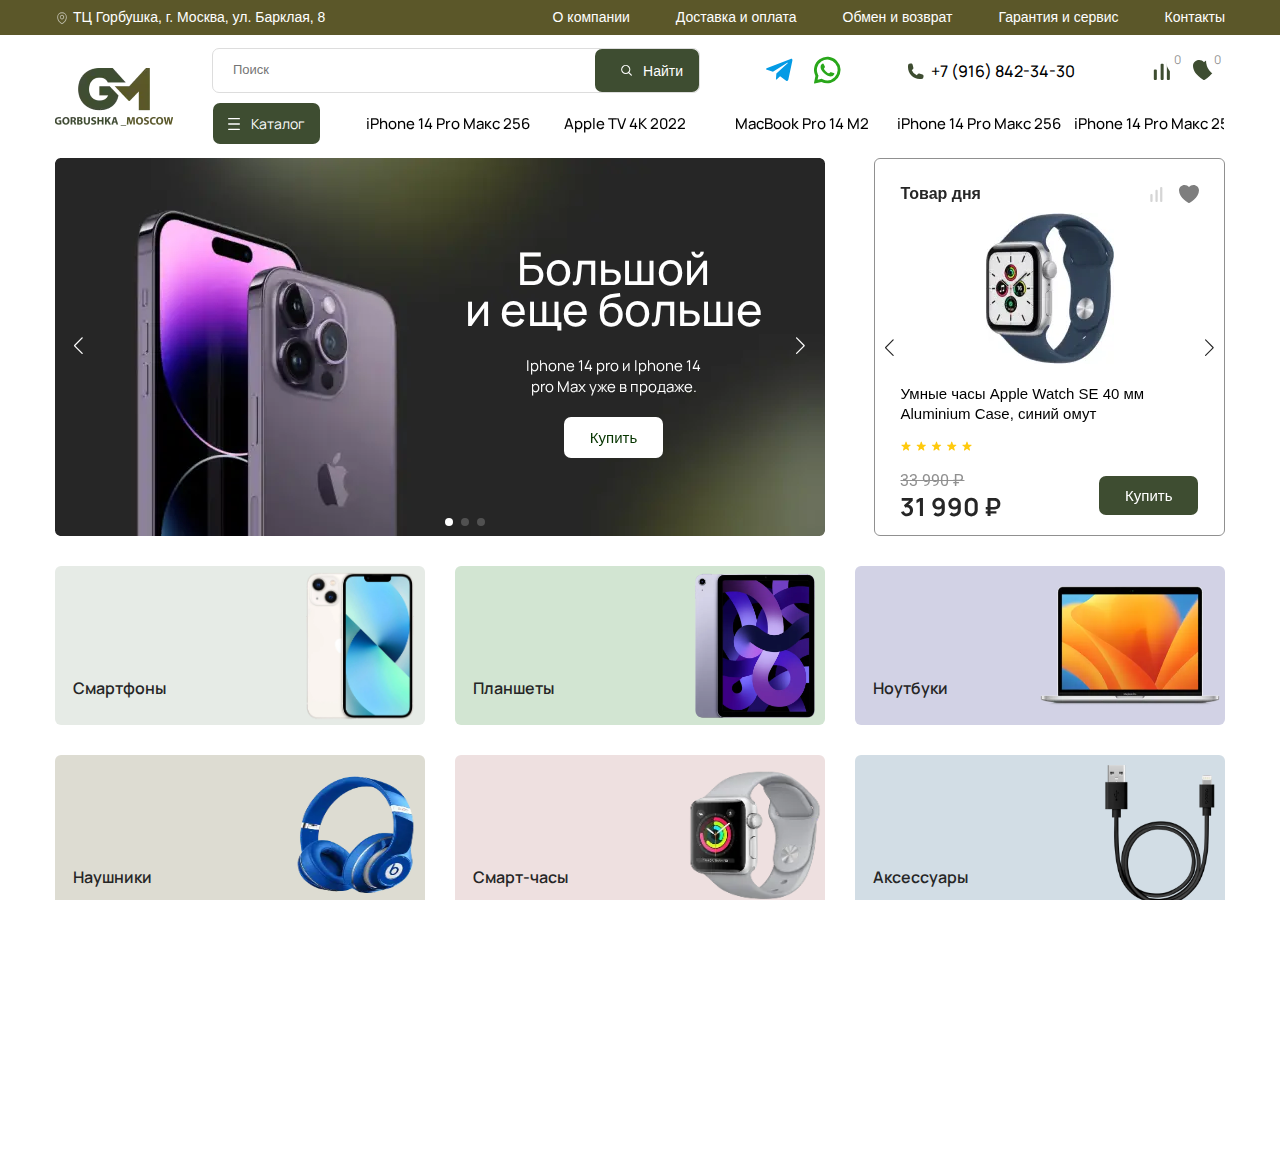
<file: index.html>
<!DOCTYPE html>
<html lang="ru">
<head>
	<meta charset="UTF-8">
	<meta http-equiv="X-UA-Compatible" content="IE=edge">
	<meta name="viewport" content="width=device-width, initial-scale=1.0">
	<link rel="preconnect" href="https://fonts.googleapis.com">
	<link rel="preconnect" href="https://fonts.gstatic.com" crossorigin>
	<link
		href="https://fonts.googleapis.com/css2?family=Manrope:wght@400;500;600;700&family=Roboto:wght@400;500&display=swap&_v=20230517101026"
		rel="stylesheet">
	<link rel="stylesheet" href="css/style.min.css?_v=20230517101026">

	<title>Главная</title>
</head>

<body>
	<header class="header">
  <section class="header__top">

    <div class="container">

      <div class="top__content">
        <div class="top__location">
          <svg class="icons__location">
            <use xlink:href="/img/icons/icons.svg#location" />
          </svg>
          ТЦ Горбушка, г. Москва, ул. Барклая, 8
        </div>
        <nav class="top__menu">
          <ul class="top__list">
            <li class="top__item"><a href="#" class="menu__link top__link">О компании</a></li>
            <li class="top__item"><a href="#" class="top__link">Доставка и оплата</a></li>
            <li class="top__item"><a href="#" class="top__link">Обмен и возврат</a></li>
            <li class="top__item"><a href="#" class="top__link">Гарантия и сервис</a></li>
            <li class="top__item"><a href="#" class="top__link">Контакты</a></li>
            <li class="top__item top__icons">
              <a href="#"><svg class="pointer">
                  <use xlink:href="./img/icons/icons.svg#tg" />
                </svg>
              </a>
              <a href="#">
                <svg class="pointer">
                  <use xlink:href="./img/icons/icons.svg#ws" />
                </svg>
              </a>
            </li>
            <li class="top__item pointer top__phone">
              <svg class="">
                <use xlink:href="./img/icons/icons.svg#phone" />
              </svg>
              <a href="tel:+7(916)8423430">+7 (916) 842-34-30</a>
            </li>
          </ul>
        </nav>
      </div>
    </div>
  </section>
  <div class="container">
    <div class="header__burger">
      <span></span>
      <span></span>
      <span></span>
    </div>
    <div class="header__inner">
      <a class="header__logo" href="#"><picture><source srcset="img/logo.webp" type="image/webp"><img src="img/logo.png" alt="logo"></picture></a>
      <div class="header__content">
        <section class="header__middle">
          <form class="middle__search" action="#">
            <input class="search__input" type="text" placeholder="Поиск">
            <button class="search__btn main-btn pointer">
              <svg class="">
                <use xlink:href="./img/icons/icons.svg#search" />
              </svg>Найти</button>
          </form>
          <div class="middle__social ">
            <a href="#"><svg class="pointer">
                <use xlink:href="./img/icons/icons.svg#tg" />
              </svg>
            </a>
            <a href="#">
              <svg class="pointer">
                <use xlink:href="./img/icons/icons.svg#ws" />
              </svg>
            </a>
          </div>
          <div class="middle__phone pointer">
            <svg class="">
              <use xlink:href="./img/icons/icons.svg#phone" />
            </svg>
            <a href="tel:+7(916)8423430">+7 (916) 842-34-30</a>
          </div>
          <div class="middle__add">
            <div class="add__comparison pointer">
              <svg class="">
                <use xlink:href="./img/icons/icons.svg#comparison" />
              </svg>
              <span class="add__number">0</span>
            </div>
            <div class="add__cart pointer">
              <svg class="">
                <use xlink:href="./img/icons/icons.svg#heart" />
              </svg>
              <span class="add__number">0</span>
            </div>
          </div>
        </section>
        <section class="header__bottom">
          <div class="bottom__btn-catalog main-btn">
            Каталог
            <svg class="">
              <use xlink:href="./img/icons/icons.svg#burger" />
            </svg>
          </div>
          <div class="bottom__slider swiper">
            <div class="slider__wrapper swiper-wrapper">
              <div class="slider__item swiper-slide"> <a href="#">iPhone 14 Pro Макс 256</a></div>
              <div class="slider__item swiper-slide"> <a href="#">Apple TV 4K 2022</a></div>
              <div class="slider__item swiper-slide"> <a href="#">MacBook Pro 14 M2</a></div>
              <div class="slider__item swiper-slide"> <a href="#">iPhone 14 Pro Макс 256</a></div>
              <div class="slider__item swiper-slide"> <a href="#">iPhone 14 Pro Макс 256</a></div>
              <div class="slider__item swiper-slide"> <a href="#">Apple TV 4K 2022</a></div>
              <div class="slider__item swiper-slide"> <a href="#">MacBook Pro 14 M2</a></div>
              <div class="slider__item swiper-slide"> <a href="#">iPhone 14 Pro Макс 256</a></div>
              <div class="slider__item swiper-slide"> <a href="#">iPhone 14 Pro Макс 256</a></div>
              <div class="slider__item swiper-slide"> <a href="#">Apple TV 4K 2022</a></div>
              <div class="slider__item swiper-slide"> <a href="#">MacBook Pro 14 M2</a></div>
              <div class="slider__item swiper-slide"> <a href="#">iPhone 14 Pro Макс 256</a></div>
            </div>
          </div>
        </section>
      </div>
    </div>
  </div>
</header>
	<div class="wrapper">
		<main class="main">
			<section class="section__title ">
  <div class="container">
    <div class="section__content">
      <div class="section__slider swiper">
        <div class="slider__wrapper inner swiper-wrapper">
          <div class="slider__slide swiper-slide">
            <picture><source srcset="img/slider-iphone.webp" type="image/webp"><img src="img/slider-iphone.png" alt="iphone"></picture>
            <div class="slider__inner">
              <h2 class="slider__title">Большой <br> и еще больше</h2>
              <p class="slider__subtitle">Iphone 14 pro и Iphone 14 <br> pro Max уже в продаже. </p>
              <button class="slider__button main-btn">Купить</button>
            </div>
          </div>
          <div class="slider__slide swiper-slide">
            <picture><source srcset="img/slider-headphones.webp" type="image/webp"><img src="img/slider-headphones.png" alt="headphones"></picture>
            <div class="slider__inner">
              <h2 class="slider__title">Насладись <br> звуком</h2>
              <p class="slider__subtitle">Apple AirPods Pro Color для <br> стильных и современных.</p>
              <button class="slider__button main-btn">Купить</button>
            </div>
          </div>
          <div class="slider__slide swiper-slide">
            <picture><source srcset="img/slider-delivery.webp" type="image/webp"><img src="img/slider-delivery.png" alt="delivery"></picture>
            <div class="slider__inner inner-end">
              <h2 class="slider__title">Бесплатная <br> экспресс-доставка</h2>
              <p class="slider__subtitle"> по Москве в течение 3 часов <br> при покупке от 10 000 рублей.</p>
              <button class="slider__button main-btn">Купить</button>
            </div>
          </div>

        </div>
        <div class="swiper-button-prev slider__arrow-prev"></div>
        <div class="swiper-button-next slider__arrow-next"></div>

        <div class="swiper-pagination slider__pagination"></div>
      </div>

      <div class="section__carousel swiper">
        <div class="carousel__wrapper swiper-wrapper">
          <div class="carousel__slide swiper-slide">
            <div class="carousel__content">
              <div class="carousel__top">
                <p class="top__title">Товар дня</p>
                <div class="top__icon">
                  <button>
                    <svg class="icon__comparison comparison">
                      <use xlink:href="/img/icons/icons.svg#comparison-card" />
                    </svg>
                  </button>
                  <button>
                    <svg class="icon__heart heart">
                      <use xlink:href="/img/icons/icons.svg#heart" />
                    </svg>
                  </button>
                </div>
              </div>
              <div class="carousel__image">
                <picture><source srcset="img/watch-se.webp" type="image/webp"><img src="img/watch-se.png" alt="wathc"></picture>
              </div>
              <p class="carousel__description">
                Умные часы Apple Watch SE 40 мм <br> Aluminium Case, синий омут
              </p>
              <div class="carousel__rating">
                <svg class="">
                  <use xlink:href="/img/icons/icons.svg#card-stars" />
                </svg>
              </div>
              <div class="carousel__bottom">
                <div class="bottom__prices">
                  <s class="prices__old-price">33 990 ₽</s>
                  <div class="prices__new-price">31 990 ₽</div>
                </div>
                <button class="bottom__button main-btn">Купить</button>
              </div>
            </div>
          </div>
          <div class="carousel__slide swiper-slide">
            <div class="carousel__content">
              <div class="carousel__top">
                <p class="top__title">Товар дня</p>
                <div class="top__icon">
                  <button>
                    <svg class="icon__comparison comparison">
                      <use xlink:href="/img/icons/icons.svg#comparison-card" />
                    </svg>
                  </button>
                  <button>
                    <svg class="icon__heart heart">
                      <use xlink:href="/img/icons/icons.svg#heart" />
                    </svg>
                  </button>
                </div>
              </div>
              <div class="carousel__image case-image">
                <picture><source srcset="img/case-card.webp" type="image/webp"><img src="img/case-card.png" alt="case"></picture>
              </div>
              <p class="carousel__description">
                Чехол силиконовый прозрачный с MagSafe для iPhone 14 Pro Max
              </p>
              <div class="carousel__rating">
                <svg class="">
                  <use xlink:href="/img/icons/icons.svg#card-stars" />
                </svg>
              </div>
              <div class="carousel__bottom">
                <div class="bottom__prices">
                  <s class="prices__old-price">999 ₽</s>
                  <div class="prices__new-price">799 ₽</div>
                </div>
                <button class="bottom__button main-btn">Купить</button>
              </div>
            </div>
          </div>
          <div class="carousel__slide swiper-slide">
            <div class="carousel__content">
              <div class="carousel__top">
                <p class="top__title">Товар дня</p>
                <div class="top__icon">
                  <button>
                    <svg class="icon__comparison comparison">
                      <use xlink:href="/img/icons/icons.svg#comparison-card" />
                    </svg>
                  </button>
                  <button>
                    <svg class="icon__heart heart">
                      <use xlink:href="/img/icons/icons.svg#heart" />
                    </svg>
                  </button>
                </div>
              </div>
              <div class="carousel__image case-image">
                <picture><source srcset="img/iphone-card.webp" type="image/webp"><img src="img/iphone-card.png" alt="iphone"></picture>
              </div>
              <p class="carousel__description">
                Смартфон Apple iPhone 12 4/128 ГБ, nano SIM+eSIM, фиолетовый
              </p>
              <div class="carousel__rating">
                <svg class="">
                  <use xlink:href="/img/icons/icons.svg#card-stars" />
                </svg>
              </div>
              <div class="carousel__bottom">
                <div class="bottom__prices">
                  <s class="prices__old-price">62 990 ₽</s>
                  <div class="prices__new-price">56 102 ₽</div>
                </div>
                <button class="bottom__button main-btn">Купить</button>
              </div>
            </div>
          </div>
          <div class="carousel__slide swiper-slide">
            <div class="carousel__content">
              <div class="carousel__top">
                <p class="top__title">Товар дня</p>
                <div class="top__icon">
                  <button>
                    <svg class="icon__comparison comparison">
                      <use xlink:href="/img/icons/icons.svg#comparison-card" />
                    </svg>
                  </button>
                  <button>
                    <svg class="icon__heart heart">
                      <use xlink:href="/img/icons/icons.svg#heart" />
                    </svg>
                  </button>
                </div>
              </div>
              <div class="carousel__image case-image">
                <picture><source srcset="img/case-card.webp" type="image/webp"><img src="img/case-card.png" alt="case"></picture>
              </div>
              <p class="carousel__description">
                Чехол силиконовый прозрачный с MagSafe для iPhone 14 Pro Max
              </p>
              <div class="carousel__rating">
                <svg class="">
                  <use xlink:href="/img/icons/icons.svg#card-stars" />
                </svg>
              </div>
              <div class="carousel__bottom">
                <div class="bottom__prices">
                  <s class="prices__old-price">999 ₽</s>
                  <div class="prices__new-price">799 ₽</div>
                </div>
                <button class="bottom__button main-btn">Купить</button>
              </div>
            </div>
          </div>
          <div class="carousel__slide swiper-slide">
            <div class="carousel__content">
              <div class="carousel__top">
                <p class="top__title">Товар дня</p>
                <div class="top__icon">
                  <button>
                    <svg class="icon__comparison comparison">
                      <use xlink:href="/img/icons/icons.svg#comparison-card" />
                    </svg>
                  </button>
                  <button>
                    <svg class="icon__heart heart">
                      <use xlink:href="/img/icons/icons.svg#heart" />
                    </svg>
                  </button>
                </div>
              </div>
              <div class="carousel__image case-image">
                <picture><source srcset="img/iphone-card.webp" type="image/webp"><img src="img/iphone-card.png" alt="iphone"></picture>
              </div>
              <p class="carousel__description">
                Смартфон Apple iPhone 12 4/128 ГБ, nano SIM+eSIM, фиолетовый
              </p>
              <div class="carousel__rating">
                <svg class="">
                  <use xlink:href="/img/icons/icons.svg#card-stars" />
                </svg>
              </div>
              <div class="carousel__bottom">
                <div class="bottom__prices">
                  <s class="prices__old-price">62 990 ₽</s>
                  <div class="prices__new-price">56 102 ₽</div>
                </div>
                <button class="bottom__button main-btn">Купить</button>
              </div>
            </div>
          </div>
          <div class="carousel__slide swiper-slide">
            <div class="carousel__content">
              <div class="carousel__top">
                <p class="top__title">Товар дня</p>
                <div class="top__icon">
                  <button>
                    <svg class="icon__comparison comparison">
                      <use xlink:href="/img/icons/icons.svg#comparison-card" />
                    </svg>
                  </button>
                  <button>
                    <svg class="icon__heart heart">
                      <use xlink:href="/img/icons/icons.svg#heart" />
                    </svg>
                  </button>
                </div>
              </div>
              <div class="carousel__image case-image">
                <picture><source srcset="img/case-card.webp" type="image/webp"><img src="img/case-card.png" alt="case"></picture>
              </div>
              <p class="carousel__description">
                Чехол силиконовый прозрачный с MagSafe для iPhone 14 Pro Max
              </p>
              <div class="carousel__rating">
                <svg class="">
                  <use xlink:href="/img/icons/icons.svg#card-stars" />
                </svg>
              </div>
              <div class="carousel__bottom">
                <div class="bottom__prices">
                  <s class="prices__old-price">999 ₽</s>
                  <div class="prices__new-price">799 ₽</div>
                </div>
                <button class="bottom__button main-btn">Купить</button>
              </div>
            </div>
          </div>
          <div class="carousel__slide swiper-slide">
            <div class="carousel__content">
              <div class="carousel__top">
                <p class="top__title">Товар дня</p>
                <div class="top__icon">
                  <button>
                    <svg class="icon__comparison comparison">
                      <use xlink:href="/img/icons/icons.svg#comparison-card" />
                    </svg>
                  </button>
                  <button>
                    <svg class="icon__heart heart">
                      <use xlink:href="/img/icons/icons.svg#heart" />
                    </svg>
                  </button>
                </div>
              </div>
              <div class="carousel__image case-image">
                <picture><source srcset="img/iphone-card.webp" type="image/webp"><img src="img/iphone-card.png" alt="iphone"></picture>
              </div>
              <p class="carousel__description">
                Смартфон Apple iPhone 12 4/128 ГБ, nano SIM+eSIM, фиолетовый
              </p>
              <div class="carousel__rating">
                <svg class="">
                  <use xlink:href="/img/icons/icons.svg#card-stars" />
                </svg>
              </div>
              <div class="carousel__bottom">
                <div class="bottom__prices">
                  <s class="prices__old-price">62 990 ₽</s>
                  <div class="prices__new-price">56 102 ₽</div>
                </div>
                <button class="bottom__button main-btn">Купить</button>
              </div>
            </div>
          </div>
        </div>
        <div class="swiper-button-prev carousel__arrow-prev"></div>
        <div class="swiper-button-next carousel__arrow-next"></div>
      </div>
    </div>
  </div>

</section>
			<section class="section__categories">
  <div class="container">
    <div class="categories__content">

      <div class="categories__card card-properties__phone">
        <a class="categories__link" href="#"></a>
        <h3 class="card__name">Смартфоны</h3>
        <div class="card__image">
          <picture><source srcset="img/iphone.webp" type="image/webp"><img src="img/iphone.png" alt="iphone"></picture>
        </div>
      </div>
      <div class="categories__card card-properties__tablet">
        <a class="categories__link" href=""></a>
        <h3 class="card__name">Планшеты</h3>
        <div class="card__image">
          <picture><source srcset="img/tablet.webp" type="image/webp"><img src="img/tablet.png" alt="tablet"></picture>
        </div>
      </div>
      <div class="categories__card card-properties__notebook">
        <a class="categories__link" href="#"></a>
        <h3 class="card__name">Ноутбуки</h3>
        <div class="card__image">
          <picture><source srcset="img/notebook.webp" type="image/webp"><img src="img/notebook.png" alt="notebook"></picture>
        </div>
      </div>
      <div class="categories__card card-properties__headphones">
        <a class="categories__link" href="#"></a>
        <h3 class="card__name">Наушники</h3>
        <div class="card__image">
          <picture><source srcset="img/headphones.webp" type="image/webp"><img src="img/headphones.png" alt="headphones"></picture>
        </div>
      </div>
      <div class="categories__card card-properties__watch">
        <a class="categories__link" href="#"></a>
        <h3 class="card__name">Смарт-часы</h3>
        <div class="card__image">
          <picture><source srcset="img/watch.webp" type="image/webp"><img src="img/watch.png" alt="watch"></picture>
        </div>
      </div>
      <div class="categories__card card-properties__accessories">
        <a class="categories__link" href="#"></a>
        <h3 class="card__name">Аксессуары</h3>
        <div class="card__image">
          <picture><source srcset="img/accessories.webp" type="image/webp"><img src="img/accessories.png" alt="accessories"></picture>
        </div>
      </div>
    </div>
  </div>
</section>
		</main>
		<footer class="footer">

  <section class="footer__top">
    <div class="container">
      <div class="footer__content">
        <div class="top__logo">
          <picture><source srcset="img/footer-logo.webp" type="image/webp"><img src="img/footer-logo.png" alt="logo"></picture>
        </div>
        <nav class="top__nav">
          <ul class="nav__list">
            <li class="nav__item"><a href="#">О компании</a></li>
            <li class="nav__item"><a href="#">Доставка и оплата</a></li>
            <li class="nav__item"><a href="#">Обмен и возврат</a></li>
          </ul>
        </nav>
        <nav class="top__nav">
          <ul class="nav__list">
            <li class="nav__item"><a href="#">Гарантия и сервис</a></li>
            <li class="nav__item"><a href="#">Контакты</a></li>
            <li class="nav__item"><a href="#">Каталог</a></li>
          </ul>
        </nav>
        <nav class="top__nav">
          <ul class="nav__list">
            <li class="nav__item nav__item-circle">ТЦ Горбушка, г.<br> Москва, ул. Барклая, 8</li>
            <li class="nav__item nav__item-circle">10:00 — 21:00 без выходных</li>
          </ul>
        </nav>
        <nav class="top__nav">
          <ul class="nav__list">
            <li class="nav__item nav__phone"><a href="tel:+7(916)8423430">
                <svg class="">
                  <use xlink:href="./img/icons/icons.svg#phone" />
                </svg>
                +7 (916) 842-34-30
              </a></li>
            <li class="nav__item"><a href="#mail">gorbushka-moscow@yandex.ru</a></li>
            <li class="nav__item">
              <div class="item__tg pointer">
                <a href="#">
                  <svg class="">
                    <use xlink:href="./img/icons/icons.svg#tg" />
                  </svg>
                </a>
              </div>
              <div class="item__ws pointer">
                <a href="#">
                  <svg class="">
                    <use xlink:href="./img/icons/icons.svg#ws" />
                  </svg>
                </a>
              </div>
            </li>
          </ul>
        </nav>
      </div>
  </section>
  <section class="footer__bottom">
    <div class="container">
      <div class="bottom__content">
        <div class="bottom__info">
          <p class="bottom__copyright">© 2023 gorbushka-moscow</p>
          <p class="bottom__policy">Политика конфиденциальности</p>
        </div>
        <div class="bottom__pr">
          <picture><source srcset="img/brands/layout-site.webp" type="image/webp"><img src="img/brands/layout-site.png" alt="layout-site"></picture>
          <p class="bottom__name">Разработка сайта <br>Студия «СТРОИМ САЙТ»</p>
        </div>
      </div>
    </div>
  </section>
  </div>
</footer>
	</div>
	<script src="js/app.min.js?_v=20230517101026"></script>
</body>

</html>
</file>
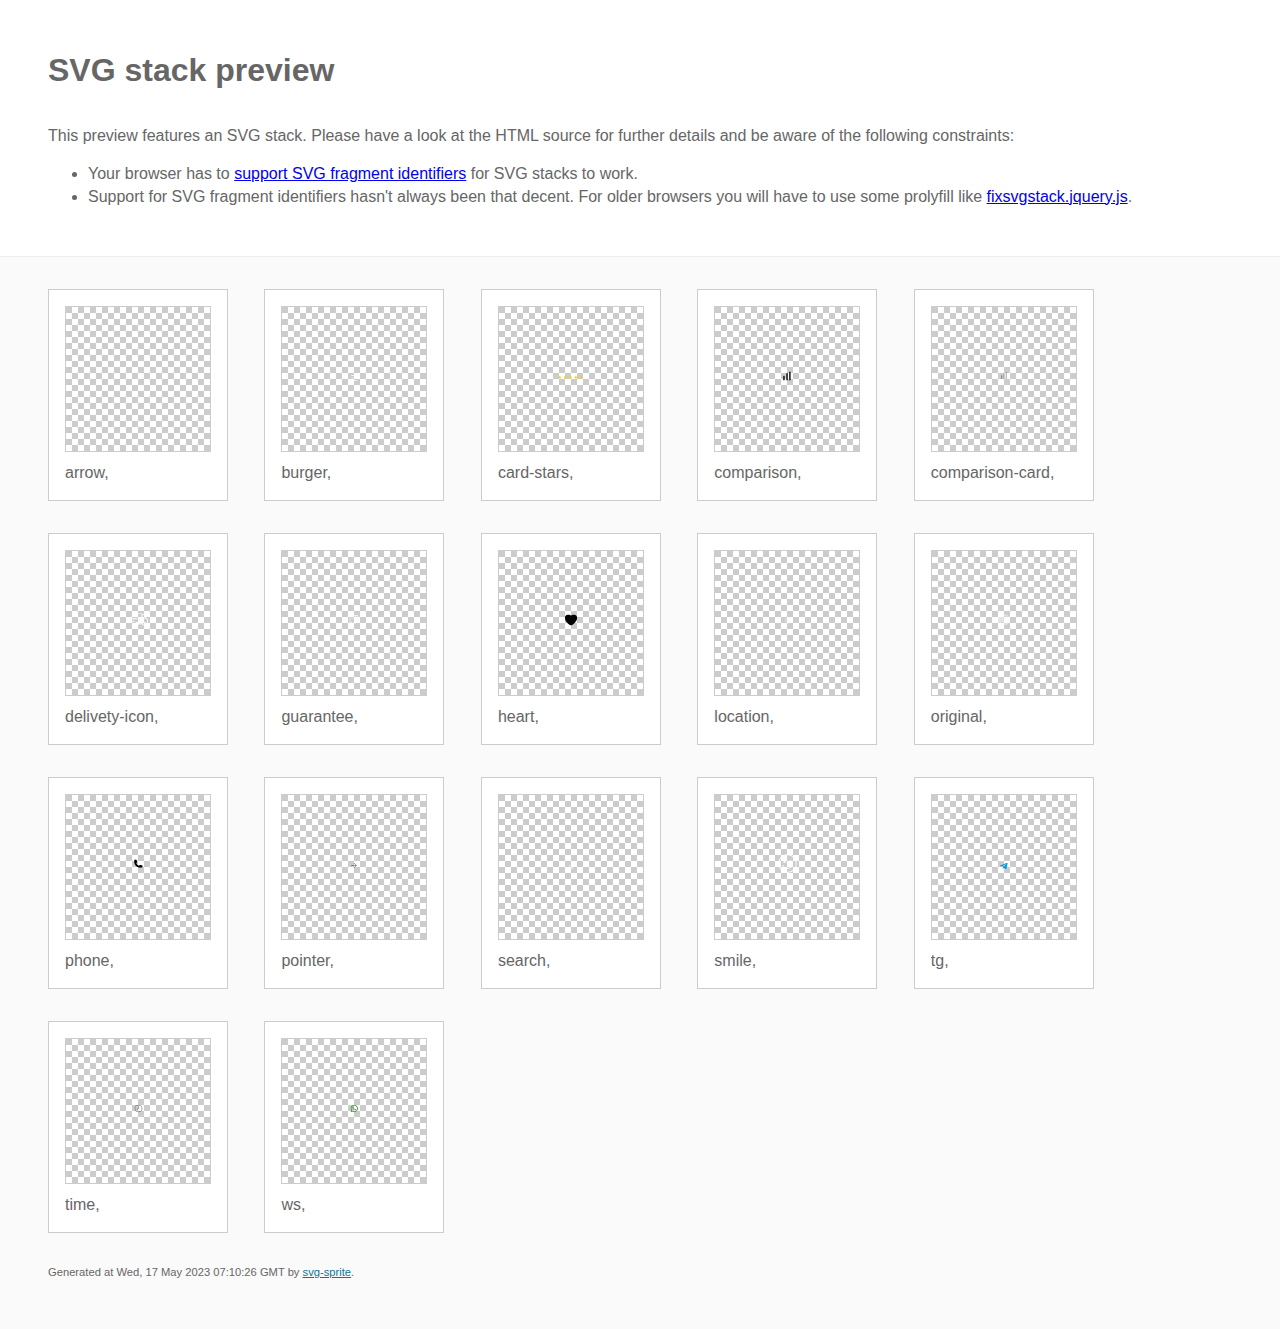
<file: img/stack/sprite.stack.html>
<!doctype html>
<html lang="en">
    <head>
        <meta charset="utf-8">
        <title>SVG stack preview | svg-sprite</title>
        <style>
            body {
                padding: 0;
                margin: 0;
                color: #666;
                background: #fafafa;
                font-family: Arial, Helvetica, sans-serif;
                font-size: 1em;
                line-height: 1.4;
            }

            header {
                display: block;
                padding: 3em 3em 2em;
                background-color: #fff;
            }

            header p {
                margin: 2em 0 0;
            }

            section {
                border-top: 1px solid #eee;
                padding: 2em 3em 0;
            }

            section ul {
                margin: 0;
                padding: 0;
            }

            section li {
                display: inline-block;
                background-color: #fff;
                position: relative;
                margin: 0 2em 2em 0;
                vertical-align: top;
                border: 1px solid #ccc;
                padding: 1em 1em 3em;
                cursor: default;
            }

            .icon-box {
                margin: 0;
                width: 144px;
                height: 144px;
                position: relative;
                background: #ccc url("data:image/svg+xml,%3Csvg xmlns='http://www.w3.org/2000/svg' width='12' height='12'%3E%3Cpath fill='%23fff' d='M6 0h6v6H6zM0 6h6v6H0z'/%3E%3C/svg%3E") top left repeat;
                border: 1px solid #ccc;
                display: table-cell;
                vertical-align: middle;
                text-align: center;
            }

            .icon {
                display: inline-block;
            }

            h1 {
                margin-top: 0;
            }

            h2 {
                margin: 0;
                padding: 0;
                font-size: 1em;
                font-weight: 400;
                white-space: nowrap;
                overflow: hidden;
                text-overflow: ellipsis;
                position: absolute;
                left: 1em;
                right: 1em;
                bottom: 1em;
            }

            footer {
                display: block;
                margin: 0;
                padding: 0 3em 3em;
            }

            footer p {
                margin: 0;
                font-size: .7em;
            }

            footer a {
                color: #0f7595;
                margin-left: 0;
            }
        </style>

<!--
Sprite shape dimensions
====================================================================================================
You will need to set the sprite shape dimensions via CSS when you use them as stack SVGs, otherwise
they would become a huge 100% in size. You may use the following dimension classes for doing so.
They might well be outsourced to an external stylesheet of course.
-->

<style>
 .svg-arrow-dims { width: 9px; height: 16px; }
 .svg-burger-dims { width: 12px; height: 12px; }
 .svg-card-stars-dims { width: 73px; height: 13px; }
 .svg-comparison-dims { width: 18px; height: 22px; }
 .svg-comparison-card-dims { width: 14px; height: 17px; }
 .svg-delivety-icon-dims { width: 25px; height: 17px; }
 .svg-guarantee-dims { width: 18px; height: 19px; }
 .svg-heart-dims { width: 22px; height: 20px; }
 .svg-location-dims { width: 14px; height: 14px; }
 .svg-original-dims { width: 23px; height: 23px; }
 .svg-phone-dims { width: 17px; height: 17px; }
 .svg-pointer-dims { width: 12px; height: 13px; }
 .svg-search-dims { width: 10px; height: 10px; }
 .svg-smile-dims { width: 37px; height: 37px; }
 .svg-tg-dims { width: 14px; height: 12px; }
 .svg-time-dims { width: 15px; height: 15px; }
 .svg-ws-dims { width: 15px; height: 15px; }
</style>

<!--
====================================================================================================
-->

    </head>
    <body>
        <header>
            <h1>SVG stack preview</h1>
            <p>This preview features an SVG stack. Please have a look at the HTML source for further details and be aware of the following constraints:</p>
            <ul>
                <li>Your browser has to <a href="https://caniuse.com/svg-fragment" target="_blank" rel="noopener noreferrer">support SVG fragment identifiers</a> for SVG stacks to work.</li>
                <li>Support for SVG fragment identifiers hasn't always been that decent. For older browsers you will have to use some prolyfill like <a href="https://github.com/preciousforever/SVG-Stacker/blob/master/fixsvgstack.jquery.js" target="_blank" rel="noopener noreferrer">fixsvgstack.jquery.js</a>.</li>
            </ul>
        </header>
        <section>

<!--
SVG stack
====================================================================================================
These SVG images make use of fragment identifiers (IDs) to reference certain portions of the
external sprite. By default, all shapes inside the sprite are hidden by CSS. The `:target` pseudo
selector is used to show the very shape that is referenced by the fragment identifier.
-->

            <ul>

             <li title="arrow">
                    <div class="icon-box">
                        <img src="../icons/icons.svg#arrow" class="svg-arrow-dims" alt="arrow">
                    </div>
                    <h2>arrow, </h2>
                </li>
             <li title="burger">
                    <div class="icon-box">
                        <img src="../icons/icons.svg#burger" class="svg-burger-dims" alt="burger">
                    </div>
                    <h2>burger, </h2>
                </li>
             <li title="card-stars">
                    <div class="icon-box">
                        <img src="../icons/icons.svg#card-stars" class="svg-card-stars-dims" alt="card-stars">
                    </div>
                    <h2>card-stars, </h2>
                </li>
             <li title="comparison">
                    <div class="icon-box">
                        <img src="../icons/icons.svg#comparison" class="svg-comparison-dims" alt="comparison">
                    </div>
                    <h2>comparison, </h2>
                </li>
             <li title="comparison-card">
                    <div class="icon-box">
                        <img src="../icons/icons.svg#comparison-card" class="svg-comparison-card-dims" alt="comparison-card">
                    </div>
                    <h2>comparison-card, </h2>
                </li>
             <li title="delivety-icon">
                    <div class="icon-box">
                        <img src="../icons/icons.svg#delivety-icon" class="svg-delivety-icon-dims" alt="delivety-icon">
                    </div>
                    <h2>delivety-icon, </h2>
                </li>
             <li title="guarantee">
                    <div class="icon-box">
                        <img src="../icons/icons.svg#guarantee" class="svg-guarantee-dims" alt="guarantee">
                    </div>
                    <h2>guarantee, </h2>
                </li>
             <li title="heart">
                    <div class="icon-box">
                        <img src="../icons/icons.svg#heart" class="svg-heart-dims" alt="heart">
                    </div>
                    <h2>heart, </h2>
                </li>
             <li title="location">
                    <div class="icon-box">
                        <img src="../icons/icons.svg#location" class="svg-location-dims" alt="location">
                    </div>
                    <h2>location, </h2>
                </li>
             <li title="original">
                    <div class="icon-box">
                        <img src="../icons/icons.svg#original" class="svg-original-dims" alt="original">
                    </div>
                    <h2>original, </h2>
                </li>
             <li title="phone">
                    <div class="icon-box">
                        <img src="../icons/icons.svg#phone" class="svg-phone-dims" alt="phone">
                    </div>
                    <h2>phone, </h2>
                </li>
             <li title="pointer">
                    <div class="icon-box">
                        <img src="../icons/icons.svg#pointer" class="svg-pointer-dims" alt="pointer">
                    </div>
                    <h2>pointer, </h2>
                </li>
             <li title="search">
                    <div class="icon-box">
                        <img src="../icons/icons.svg#search" class="svg-search-dims" alt="search">
                    </div>
                    <h2>search, </h2>
                </li>
             <li title="smile">
                    <div class="icon-box">
                        <img src="../icons/icons.svg#smile" class="svg-smile-dims" alt="smile">
                    </div>
                    <h2>smile, </h2>
                </li>
             <li title="tg">
                    <div class="icon-box">
                        <img src="../icons/icons.svg#tg" class="svg-tg-dims" alt="tg">
                    </div>
                    <h2>tg, </h2>
                </li>
             <li title="time">
                    <div class="icon-box">
                        <img src="../icons/icons.svg#time" class="svg-time-dims" alt="time">
                    </div>
                    <h2>time, </h2>
                </li>
             <li title="ws">
                    <div class="icon-box">
                        <img src="../icons/icons.svg#ws" class="svg-ws-dims" alt="ws">
                    </div>
                    <h2>ws, </h2>
                </li>
         </ul>

<!--
====================================================================================================
-->

        </section>
        <footer>
            <p>Generated at Wed, 17 May 2023 07:10:26 GMT by <a href="https://github.com/svg-sprite/svg-sprite" target="_blank" rel="noopener noreferrer">svg-sprite</a>.</p>
        </footer>
    </body>
</html>
</file>
<file: css/style.min.css>
*{margin:0;padding:0;border:0}*,:after,:before{-webkit-box-sizing:border-box;box-sizing:border-box}:active,:focus{outline:0}a:active,a:focus{outline:0}aside,footer,header,nav{display:block}button,input,textarea{-webkit-appearance:none;border-radius:0;border:none;-webkit-border-radius:0}input::-ms-clear{display:none}button{cursor:pointer}button::-moz-focus-inner{padding:0;border:0}a,a:visited{text-decoration:none;color:inherit}a:hover{text-decoration:none}ul li{list-style:none}img{vertical-align:top}h1,h2,h3,h4,h5,h6{font-size:inherit;font-weight:400}::-webkit-button{margin:0;color:#000;border:none}:-moz-button{margin:0;color:#000;border:none;opacity:1}::-moz-button{color:#000;border:none;opacity:1}:-ms-button{margin:0;border:none;color:#000}::-ms-button{margin:0;border:none;color:#000}:-webkit-input{background:0 0;border:none;border-radius:0}::-webkit-input{background:0 0;border:none;border-radius:0}::-webkit-input-placeholder{-webkit-appearance:none;background:0 0;border:none;border-radius:0}::-moz-placeholder{-webkit-appearance:none;background:0 0;border:none;border-radius:0}:-ms-input-placeholder{-webkit-appearance:none;background:0 0;border:none;border-radius:0}::-ms-input-placeholder{-webkit-appearance:none;background:0 0;border:none;border-radius:0}::placeholder{-webkit-appearance:none;background:0 0;border:none;border-radius:0}input{border:none;border-radius:0;background:0 0;margin-top:-75px}input::-ms-clear{display:none}button{cursor:pointer;background:0 0;margin:0;padding:0}button::-moz-focus-inner{padding:0;border:0}.header__burger{display:none}.header__top{background:var(--darkYellow);margin:0 0 13px 0}.header__content{width:100%}.header__inner{display:-webkit-box;display:-ms-flexbox;display:flex;-webkit-box-pack:justify;-ms-flex-pack:justify;justify-content:space-between}.header__logo{margin:20px 0 0 0}.header__middle{font-family:Manrope,sans-serif;display:-webkit-box;display:-ms-flexbox;display:flex;-webkit-box-pack:justify;-ms-flex-pack:justify;justify-content:space-between;-webkit-box-align:center;-ms-flex-align:center;align-items:center;margin:0 0 10px 0}.header__bottom{font-family:Manrope,sans-serif;display:-webkit-box;display:-ms-flexbox;display:flex;-webkit-box-align:center;-ms-flex-align:center;align-items:center}.top__content{display:-webkit-box;display:-ms-flexbox;display:flex;-webkit-box-pack:justify;-ms-flex-pack:justify;justify-content:space-between;color:var(--white);padding:10px 0}.top__location svg{width:14px;height:14px;vertical-align:middle}.top__list{display:-webkit-box;display:-ms-flexbox;display:flex}.top__item{padding:0 0 0 46px}.top__icons,.top__phone{display:none}.middle__search{border:1px solid #ddd;border-radius:7px;margin:0 0 0 39px;width:100%;max-width:488px;padding:13px 0 0 20px;position:relative}.middle__search svg{width:12px;height:12px;margin:0 11px 0 0}.middle__social{display:-webkit-box;display:-ms-flexbox;display:flex}.middle__social svg{margin:0 10px 0 10px;width:28px;height:28px}.middle__phone{display:-webkit-box;display:-ms-flexbox;display:flex;font-weight:500;font-size:16px;line-height:22px;-webkit-box-align:center;-ms-flex-align:center;align-items:center}.middle__phone svg{width:16px;height:16px;margin:0 7px 0 0;color:var(--darkGreen)}.middle__add{display:-webkit-box;display:-ms-flexbox;display:flex;position:relative;padding:0 0 0 20px}.middle__add svg{width:22px;height:20px;color:var(--darkGreen)}.search__input{font-size:13px;line-height:18px;height:45px;padding:0 105px 0 0;width:90%}.search__btn{position:absolute;top:0;right:0;font-weight:500;font-size:14px}.add__comparison span{font-family:Manrope,sans-serif;position:absolute;left:35px;top:-15px;background-color:var(--white);border-radius:50%;text-align:center;font-size:12px;line-height:14px;padding:8px;color:#919191}.add__cart svg{margin:0 10px 0 20px}.add__cart span{position:absolute;left:75px;top:-15px;background-color:var(--white);border-radius:50%;text-align:center;font-size:12px;line-height:14px;padding:8px;color:#919191}.bottom__btn-catalog{margin:0 18px 0 40px;position:relative;padding:11px 15px 11px 38px!important;display:block}.bottom__btn-catalog svg{width:12px;height:12px;position:absolute;left:15px;top:15px}.slider__wrapper{width:865px!important;margin:0 0 0 20px}.slider__item{text-align:center;-webkit-box-align:center;-ms-flex-align:center;align-items:center;font-weight:500;font-size:15px;line-height:20px}.footer__top{background-color:var(--darkYellow);color:var(--white);margin:0 0 25px 0}.footer__content{display:-webkit-box;display:-ms-flexbox;display:flex;-webkit-box-pack:justify;-ms-flex-pack:justify;justify-content:space-between}.top__logo{margin:57px 0 63px 0}.top__nav{margin:57px 0 0 0}.nav__item{padding:0 0 15px 0;display:-webkit-box;display:-ms-flexbox;display:flex}.nav__item-circle{position:relative}.nav__item-circle::before{content:"";position:absolute;top:3px;left:-15px;width:7px;height:7px;background-color:var(--white);border-radius:50%}.nav__phone svg{width:16px;height:16px;color:var(--white)}.item__tg{background-color:var(--white);border-radius:50%;width:28px;height:29px;margin:0 0 0 auto;position:relative}.item__tg svg{position:absolute;margin:0 10px 0 10px;width:15px;height:15px;top:7px;left:-4px}.item__ws{background-color:var(--white);border-radius:50%;width:28px;height:29px;margin:0 0 0 10px;position:relative}.item__ws svg{position:absolute;margin:0 10px 0 10px;width:15px;height:15px;top:6px;left:-2px}.bottom__content{display:-webkit-box;display:-ms-flexbox;display:flex;-webkit-box-pack:justify;-ms-flex-pack:justify;justify-content:space-between}.bottom__info{display:-webkit-box;display:-ms-flexbox;display:flex;-webkit-box-align:center;-ms-flex-align:center;align-items:center}.bottom__copyright{margin:0 42px 0 0}.bottom__pr{display:-webkit-box;display:-ms-flexbox;display:flex;-webkit-box-align:center;-ms-flex-align:center;align-items:center}.bottom__pr img{width:32px;height:34px}.bottom__name{margin:0 0 0 10px}.section__title{margin:14px 0 0 0}.section__content{display:-webkit-box;display:-ms-flexbox;display:flex}.section__slider{font-family:Manrope,sans-serif;margin:0 auto 0 0!important;position:relative;color:var(--white)}.section__carousel{width:370px!important}.slider__inner{margin:0}.slider__inner{position:absolute;top:0;left:50%;text-align:center}.slider__title{font-weight:500;font-size:45px;line-height:41px;margin:90px 0 0 0}.slider__subtitle{font-weight:400;font-size:15px;line-height:21px;margin:25px 0 0 0}.slider__button{margin:20px 0 0 0;padding:11px 26px!important;background-color:var(--white)!important;color:var(--forestGreen)!important;font-weight:500;font-size:15px;line-height:21px}.slider__arrow-prev{left:20px!important;width:7px!important;height:14px!important;color:var(--white)!important}.slider__arrow-next{right:70px!important;width:7px!important;height:14px!important;color:var(--white)!important}.swiper-pagination-bullet{background-color:var(--white)!important}.swiper-pagination-bullet-active{background-color:var(--white)!important}.carousel__slide{border:1px solid var(--grey);border-radius:6px}.carousel__top{display:-webkit-box;display:-ms-flexbox;display:flex;-webkit-box-pack:justify;-ms-flex-pack:justify;justify-content:space-between;padding:25px 25px 0 25px}.carousel__image{text-align:center;margin:6px 0 0 0}.carousel__description{font-weight:500;font-size:15px;line-height:20px;padding:20px 25px 0}.carousel__rating svg{width:73px;height:20px;margin:13px 0 0 25px}.carousel__bottom{margin:12px 0 0 25px;display:-webkit-box;display:-ms-flexbox;display:flex;-webkit-box-pack:justify;-ms-flex-pack:justify;justify-content:space-between}.carousel__arrow-prev{color:var(--cardDarkColor)!important}.carousel__arrow-next{color:var(--cardDarkColor)!important}.top__icon{display:-webkit-box;display:-ms-flexbox;display:flex}.top__title{font-weight:600;font-size:16px;line-height:19px;color:var(--cardDarkColor)}.bottom__prices{font-family:Roboto;font-weight:400;font-size:16px;line-height:19px}.bottom__button{margin:5px 26px 0 0;padding:9px 26px!important;font-weight:500;font-size:15px;line-height:21px;color:var(--grey);height:39px}.inner{margin:0}.icon__comparison{width:15px;height:15px}.icon__heart{width:20px;height:20px;margin:0 0 0 15px}.prices__old-price{color:var(--grey)}.prices__new-price{font-family:Manrope;font-weight:700;font-size:25px;line-height:34px;color:var(--cardDarkColor)}.section__categories{margin:30px 0 0 0}.categories__content{display:-ms-grid;display:grid;-ms-grid-columns:(1fr)[3];grid-template-columns:repeat(3,1fr);-ms-grid-rows:(159px)[2];grid-template-rows:repeat(2,159px);grid-column-gap:30px;grid-row-gap:30px}.categories__card{border-radius:6px;-webkit-box-pack:justify;-ms-flex-pack:justify;justify-content:space-between;display:-webkit-box;display:-ms-flexbox;display:flex;-webkit-box-align:end;-ms-flex-align:end;align-items:flex-end;position:relative;-webkit-box-align:center;-ms-flex-align:center;align-items:center}.categories__link{position:absolute;top:0;left:0;bottom:0;right:0;cursor:pointer}.card__name{font-family:Manrope,sans-serif;font-weight:600;font-size:16px;line-height:15px;color:var(--cardDarkColor);margin:85px 0 0 18px}.card__image{margin:0 10px 0 0}.card-properties__phone{background-color:#e6ebe6}.card-properties__phone img{width:150px;height:150px;margin:0 -20px 0 0}.card-properties__tablet{background-color:#d2e5d2}.card-properties__tablet img{width:120px;height:150px}.card-properties__notebook{background-color:#d2d2e5}.card-properties__notebook img{width:180px;height:120px;margin:0 -5px 0 0}.card-properties__headphones{background-color:#dddcd2}.card-properties__headphones img{width:120px;height:120px}.card-properties__watch{background-color:#eee0e0}.card-properties__watch img{width:140px;height:150px;margin:0 -10px 0 0}.card-properties__accessories{background-color:#d2dde5}.card-properties__accessories img{width:110px;height:140px}:root{--black:#000000;--white:#FFFFFF;--darkYellow:#5B5729;--darkGreen:#3E4D31;--forestGreen:#063500;--cardDarkColor:#262626;--grey:#909090;--lightGrey:#7E7E7E;--swiper-navigation-size:17px!important}.pointer{cursor:pointer}.main-btn{background-color:var(--darkGreen);line-height:19px;padding:13px 16px 11px 25px;color:var(--white);border-radius:7px;cursor:pointer}.comparison{color:var(--lightGrey)}.comparison.click{color:var(--forestGreen)}.heart{color:var(--lightGrey)}.heart.click{color:var(--forestGreen)}.inner-end{-webkit-transform:translateX(-25%);-ms-transform:translateX(-25%);transform:translateX(-25%);width:500px}.case-image{height:150px}@font-face{font-family:swiper-icons;src:url("data:application/font-woff;charset=utf-8;base64, [base64]//wADZ2x5ZgAAAywAAADMAAAD2MHtryVoZWFkAAABbAAAADAAAAA2E2+eoWhoZWEAAAGcAAAAHwAAACQC9gDzaG10eAAAAigAAAAZAAAArgJkABFsb2NhAAAC0AAAAFoAAABaFQAUGG1heHAAAAG8AAAAHwAAACAAcABAbmFtZQAAA/gAAAE5AAACXvFdBwlwb3N0AAAFNAAAAGIAAACE5s74hXjaY2BkYGAAYpf5Hu/j+W2+MnAzMYDAzaX6QjD6/4//Bxj5GA8AuRwMYGkAPywL13jaY2BkYGA88P8Agx4j+/8fQDYfA1AEBWgDAIB2BOoAeNpjYGRgYNBh4GdgYgABEMnIABJzYNADCQAACWgAsQB42mNgYfzCOIGBlYGB0YcxjYGBwR1Kf2WQZGhhYGBiYGVmgAFGBiQQkOaawtDAoMBQxXjg/wEGPcYDDA4wNUA2CCgwsAAAO4EL6gAAeNpj2M0gyAACqxgGNWBkZ2D4/wMA+xkDdgAAAHjaY2BgYGaAYBkGRgYQiAHyGMF8FgYHIM3DwMHABGQrMOgyWDLEM1T9/w8UBfEMgLzE////P/5//f/V/xv+r4eaAAeMbAxwIUYmIMHEgKYAYjUcsDAwsLKxc3BycfPw8jEQA/[base64]/uznmfPFBNODM2K7MTQ45YEAZqGP81AmGGcF3iPqOop0r1SPTaTbVkfUe4HXj97wYE+yNwWYxwWu4v1ugWHgo3S1XdZEVqWM7ET0cfnLGxWfkgR42o2PvWrDMBSFj/IHLaF0zKjRgdiVMwScNRAoWUoH78Y2icB/yIY09An6AH2Bdu/UB+yxopYshQiEvnvu0dURgDt8QeC8PDw7Fpji3fEA4z/PEJ6YOB5hKh4dj3EvXhxPqH/SKUY3rJ7srZ4FZnh1PMAtPhwP6fl2PMJMPDgeQ4rY8YT6Gzao0eAEA409DuggmTnFnOcSCiEiLMgxCiTI6Cq5DZUd3Qmp10vO0LaLTd2cjN4fOumlc7lUYbSQcZFkutRG7g6JKZKy0RmdLY680CDnEJ+UMkpFFe1RN7nxdVpXrC4aTtnaurOnYercZg2YVmLN/d/gczfEimrE/fs/bOuq29Zmn8tloORaXgZgGa78yO9/cnXm2BpaGvq25Dv9S4E9+5SIc9PqupJKhYFSSl47+Qcr1mYNAAAAeNptw0cKwkAAAMDZJA8Q7OUJvkLsPfZ6zFVERPy8qHh2YER+3i/BP83vIBLLySsoKimrqKqpa2hp6+jq6RsYGhmbmJqZSy0sraxtbO3sHRydnEMU4uR6yx7JJXveP7WrDycAAAAAAAH//wACeNpjYGRgYOABYhkgZgJCZgZNBkYGLQZtIJsFLMYAAAw3ALgAeNolizEKgDAQBCchRbC2sFER0YD6qVQiBCv/H9ezGI6Z5XBAw8CBK/m5iQQVauVbXLnOrMZv2oLdKFa8Pjuru2hJzGabmOSLzNMzvutpB3N42mNgZGBg4GKQYzBhYMxJLMlj4GBgAYow/P/PAJJhLM6sSoWKfWCAAwDAjgbRAAB42mNgYGBkAIIbCZo5IPrmUn0hGA0AO8EFTQAA");font-weight:400;font-style:normal}:root{--swiper-theme-color:#007aff}.swiper,swiper-container{margin-left:auto;margin-right:auto;position:relative;overflow:hidden;list-style:none;padding:0;z-index:1;display:block}.swiper-vertical>.swiper-wrapper{-webkit-box-orient:vertical;-webkit-box-direction:normal;-ms-flex-direction:column;flex-direction:column}.swiper-wrapper{position:relative;width:100%;height:100%;z-index:1;display:-webkit-box;display:-ms-flexbox;display:flex;-webkit-transition-property:-webkit-transform;transition-property:-webkit-transform;-o-transition-property:transform;transition-property:transform;transition-property:transform,-webkit-transform;-webkit-transition-timing-function:var(--swiper-wrapper-transition-timing-function,initial);-o-transition-timing-function:var(--swiper-wrapper-transition-timing-function,initial);transition-timing-function:var(--swiper-wrapper-transition-timing-function,initial);-webkit-box-sizing:content-box;box-sizing:content-box}.swiper-android .swiper-slide,.swiper-wrapper{-webkit-transform:translate3d(0,0,0);transform:translate3d(0,0,0)}.swiper-horizontal{-ms-touch-action:pan-y;touch-action:pan-y}.swiper-vertical{-ms-touch-action:pan-x;touch-action:pan-x}.swiper-slide,swiper-slide{-ms-flex-negative:0;flex-shrink:0;width:100%;height:100%;position:relative;-webkit-transition-property:-webkit-transform;transition-property:-webkit-transform;-o-transition-property:transform;transition-property:transform;transition-property:transform,-webkit-transform;display:block}.swiper-slide-invisible-blank{visibility:hidden}.swiper-autoheight,.swiper-autoheight .swiper-slide{height:auto}.swiper-autoheight .swiper-wrapper{-webkit-box-align:start;-ms-flex-align:start;align-items:flex-start;-webkit-transition-property:height,-webkit-transform;transition-property:height,-webkit-transform;-o-transition-property:transform,height;transition-property:transform,height;transition-property:transform,height,-webkit-transform}.swiper-backface-hidden .swiper-slide{-webkit-transform:translateZ(0);transform:translateZ(0);-webkit-backface-visibility:hidden;backface-visibility:hidden}.swiper-3d.swiper-css-mode .swiper-wrapper{-webkit-perspective:1200px;perspective:1200px}.swiper-3d .swiper-wrapper{-webkit-transform-style:preserve-3d;transform-style:preserve-3d}.swiper-3d{-webkit-perspective:1200px;perspective:1200px}.swiper-3d .swiper-cube-shadow,.swiper-3d .swiper-slide,.swiper-3d .swiper-slide-shadow,.swiper-3d .swiper-slide-shadow-bottom,.swiper-3d .swiper-slide-shadow-left,.swiper-3d .swiper-slide-shadow-right,.swiper-3d .swiper-slide-shadow-top{-webkit-transform-style:preserve-3d;transform-style:preserve-3d}.swiper-3d .swiper-slide-shadow,.swiper-3d .swiper-slide-shadow-bottom,.swiper-3d .swiper-slide-shadow-left,.swiper-3d .swiper-slide-shadow-right,.swiper-3d .swiper-slide-shadow-top{position:absolute;left:0;top:0;width:100%;height:100%;pointer-events:none;z-index:10}.swiper-3d .swiper-slide-shadow{background:rgba(0,0,0,.15)}.swiper-3d .swiper-slide-shadow-left{background-image:-webkit-gradient(linear,right top,left top,from(rgba(0,0,0,.5)),to(rgba(0,0,0,0)));background-image:-o-linear-gradient(right,rgba(0,0,0,.5),rgba(0,0,0,0));background-image:linear-gradient(to left,rgba(0,0,0,.5),rgba(0,0,0,0))}.swiper-3d .swiper-slide-shadow-right{background-image:-webkit-gradient(linear,left top,right top,from(rgba(0,0,0,.5)),to(rgba(0,0,0,0)));background-image:-o-linear-gradient(left,rgba(0,0,0,.5),rgba(0,0,0,0));background-image:linear-gradient(to right,rgba(0,0,0,.5),rgba(0,0,0,0))}.swiper-3d .swiper-slide-shadow-top{background-image:-webkit-gradient(linear,left bottom,left top,from(rgba(0,0,0,.5)),to(rgba(0,0,0,0)));background-image:-o-linear-gradient(bottom,rgba(0,0,0,.5),rgba(0,0,0,0));background-image:linear-gradient(to top,rgba(0,0,0,.5),rgba(0,0,0,0))}.swiper-3d .swiper-slide-shadow-bottom{background-image:-webkit-gradient(linear,left top,left bottom,from(rgba(0,0,0,.5)),to(rgba(0,0,0,0)));background-image:-o-linear-gradient(top,rgba(0,0,0,.5),rgba(0,0,0,0));background-image:linear-gradient(to bottom,rgba(0,0,0,.5),rgba(0,0,0,0))}.swiper-css-mode>.swiper-wrapper{overflow:auto;scrollbar-width:none;-ms-overflow-style:none}.swiper-css-mode>.swiper-wrapper::-webkit-scrollbar{display:none}.swiper-css-mode>.swiper-wrapper>.swiper-slide{scroll-snap-align:start start}.swiper-horizontal.swiper-css-mode>.swiper-wrapper{-ms-scroll-snap-type:x mandatory;scroll-snap-type:x mandatory}.swiper-vertical.swiper-css-mode>.swiper-wrapper{-ms-scroll-snap-type:y mandatory;scroll-snap-type:y mandatory}.swiper-centered>.swiper-wrapper::before{content:"";-ms-flex-negative:0;flex-shrink:0;-webkit-box-ordinal-group:10000;-ms-flex-order:9999;order:9999}.swiper-centered>.swiper-wrapper>.swiper-slide{scroll-snap-align:center center;scroll-snap-stop:always}.swiper-centered.swiper-horizontal>.swiper-wrapper>.swiper-slide:first-child{-webkit-margin-start:var(--swiper-centered-offset-before);margin-inline-start:var(--swiper-centered-offset-before)}.swiper-centered.swiper-horizontal>.swiper-wrapper::before{height:100%;min-height:1px;width:var(--swiper-centered-offset-after)}.swiper-centered.swiper-vertical>.swiper-wrapper>.swiper-slide:first-child{-webkit-margin-before:var(--swiper-centered-offset-before);margin-block-start:var(--swiper-centered-offset-before)}.swiper-centered.swiper-vertical>.swiper-wrapper::before{width:100%;min-width:1px;height:var(--swiper-centered-offset-after)}.swiper-lazy-preloader{width:42px;height:42px;position:absolute;left:50%;top:50%;margin-left:-21px;margin-top:-21px;z-index:10;-webkit-transform-origin:50%;-ms-transform-origin:50%;transform-origin:50%;-webkit-box-sizing:border-box;box-sizing:border-box;border:4px solid var(--swiper-preloader-color,var(--swiper-theme-color));border-radius:50%;border-top-color:transparent}.swiper-watch-progress .swiper-slide-visible .swiper-lazy-preloader,.swiper:not(.swiper-watch-progress) .swiper-lazy-preloader,swiper-container:not(.swiper-watch-progress) .swiper-lazy-preloader{-webkit-animation:swiper-preloader-spin 1s infinite linear;animation:swiper-preloader-spin 1s infinite linear}.swiper-lazy-preloader-white{--swiper-preloader-color:#fff}.swiper-lazy-preloader-black{--swiper-preloader-color:#000}@-webkit-keyframes swiper-preloader-spin{0%{-webkit-transform:rotate(0);transform:rotate(0)}100%{-webkit-transform:rotate(360deg);transform:rotate(360deg)}}@keyframes swiper-preloader-spin{0%{-webkit-transform:rotate(0);transform:rotate(0)}100%{-webkit-transform:rotate(360deg);transform:rotate(360deg)}}.swiper-virtual .swiper-slide{-webkit-backface-visibility:hidden;-webkit-transform:translateZ(0);transform:translateZ(0)}.swiper-virtual.swiper-css-mode .swiper-wrapper::after{content:"";position:absolute;left:0;top:0;pointer-events:none}.swiper-virtual.swiper-css-mode.swiper-horizontal .swiper-wrapper::after{height:1px;width:var(--swiper-virtual-size)}.swiper-virtual.swiper-css-mode.swiper-vertical .swiper-wrapper::after{width:1px;height:var(--swiper-virtual-size)}:root{--swiper-navigation-size:44px}.swiper-button-next,.swiper-button-prev{position:absolute;top:var(--swiper-navigation-top-offset,50%);width:calc(var(--swiper-navigation-size)/ 44 * 27);height:var(--swiper-navigation-size);margin-top:calc(0px - var(--swiper-navigation-size)/ 2);z-index:10;cursor:pointer;display:-webkit-box;display:-ms-flexbox;display:flex;-webkit-box-align:center;-ms-flex-align:center;align-items:center;-webkit-box-pack:center;-ms-flex-pack:center;justify-content:center;color:var(--swiper-navigation-color,var(--swiper-theme-color))}.swiper-button-next.swiper-button-disabled,.swiper-button-prev.swiper-button-disabled{opacity:.35;cursor:auto;pointer-events:none}.swiper-button-next.swiper-button-hidden,.swiper-button-prev.swiper-button-hidden{opacity:0;cursor:auto;pointer-events:none}.swiper-navigation-disabled .swiper-button-next,.swiper-navigation-disabled .swiper-button-prev{display:none!important}.swiper-button-next:after,.swiper-button-prev:after{font-family:swiper-icons;font-size:var(--swiper-navigation-size);text-transform:none!important;letter-spacing:0;font-variant:initial;line-height:1}.swiper-button-prev,.swiper-rtl .swiper-button-next{left:var(--swiper-navigation-sides-offset,10px);right:auto}.swiper-button-prev:after,.swiper-rtl .swiper-button-next:after{content:"prev"}.swiper-button-next,.swiper-rtl .swiper-button-prev{right:var(--swiper-navigation-sides-offset,10px);left:auto}.swiper-button-next:after,.swiper-rtl .swiper-button-prev:after{content:"next"}.swiper-button-lock{display:none}.swiper-pagination{position:absolute;text-align:center;-webkit-transition:.3s opacity;-o-transition:.3s opacity;transition:.3s opacity;-webkit-transform:translate3d(0,0,0);transform:translate3d(0,0,0);z-index:10}.swiper-pagination.swiper-pagination-hidden{opacity:0}.swiper-pagination-disabled>.swiper-pagination,.swiper-pagination.swiper-pagination-disabled{display:none!important}.swiper-horizontal>.swiper-pagination-bullets,.swiper-pagination-bullets.swiper-pagination-horizontal,.swiper-pagination-custom,.swiper-pagination-fraction{bottom:var(--swiper-pagination-bottom,8px);top:var(--swiper-pagination-top,auto);left:0;width:100%}.swiper-pagination-bullets-dynamic{overflow:hidden;font-size:0}.swiper-pagination-bullets-dynamic .swiper-pagination-bullet{-webkit-transform:scale(.33);-ms-transform:scale(.33);transform:scale(.33);position:relative}.swiper-pagination-bullets-dynamic .swiper-pagination-bullet-active{-webkit-transform:scale(1);-ms-transform:scale(1);transform:scale(1)}.swiper-pagination-bullets-dynamic .swiper-pagination-bullet-active-main{-webkit-transform:scale(1);-ms-transform:scale(1);transform:scale(1)}.swiper-pagination-bullets-dynamic .swiper-pagination-bullet-active-prev{-webkit-transform:scale(.66);-ms-transform:scale(.66);transform:scale(.66)}.swiper-pagination-bullets-dynamic .swiper-pagination-bullet-active-prev-prev{-webkit-transform:scale(.33);-ms-transform:scale(.33);transform:scale(.33)}.swiper-pagination-bullets-dynamic .swiper-pagination-bullet-active-next{-webkit-transform:scale(.66);-ms-transform:scale(.66);transform:scale(.66)}.swiper-pagination-bullets-dynamic .swiper-pagination-bullet-active-next-next{-webkit-transform:scale(.33);-ms-transform:scale(.33);transform:scale(.33)}.swiper-pagination-bullet{width:var(--swiper-pagination-bullet-width,var(--swiper-pagination-bullet-size,8px));height:var(--swiper-pagination-bullet-height,var(--swiper-pagination-bullet-size,8px));display:inline-block;border-radius:var(--swiper-pagination-bullet-border-radius,50%);background:var(--swiper-pagination-bullet-inactive-color,#000);opacity:var(--swiper-pagination-bullet-inactive-opacity,.2)}button.swiper-pagination-bullet{border:none;margin:0;padding:0;-webkit-box-shadow:none;box-shadow:none;-webkit-appearance:none;-moz-appearance:none;appearance:none}.swiper-pagination-clickable .swiper-pagination-bullet{cursor:pointer}.swiper-pagination-bullet:only-child{display:none!important}.swiper-pagination-bullet-active{opacity:var(--swiper-pagination-bullet-opacity,1);background:var(--swiper-pagination-color,var(--swiper-theme-color))}.swiper-pagination-vertical.swiper-pagination-bullets,.swiper-vertical>.swiper-pagination-bullets{right:var(--swiper-pagination-right,8px);left:var(--swiper-pagination-left,auto);top:50%;-webkit-transform:translate3d(0,-50%,0);transform:translate3d(0,-50%,0)}.swiper-pagination-vertical.swiper-pagination-bullets .swiper-pagination-bullet,.swiper-vertical>.swiper-pagination-bullets .swiper-pagination-bullet{margin:var(--swiper-pagination-bullet-vertical-gap,6px) 0;display:block}.swiper-pagination-vertical.swiper-pagination-bullets.swiper-pagination-bullets-dynamic,.swiper-vertical>.swiper-pagination-bullets.swiper-pagination-bullets-dynamic{top:50%;-webkit-transform:translateY(-50%);-ms-transform:translateY(-50%);transform:translateY(-50%);width:8px}.swiper-pagination-vertical.swiper-pagination-bullets.swiper-pagination-bullets-dynamic .swiper-pagination-bullet,.swiper-vertical>.swiper-pagination-bullets.swiper-pagination-bullets-dynamic .swiper-pagination-bullet{display:inline-block;-webkit-transition:.2s top,.2s -webkit-transform;transition:.2s top,.2s -webkit-transform;-o-transition:.2s transform,.2s top;transition:.2s transform,.2s top;transition:.2s transform,.2s top,.2s -webkit-transform}.swiper-horizontal>.swiper-pagination-bullets .swiper-pagination-bullet,.swiper-pagination-horizontal.swiper-pagination-bullets .swiper-pagination-bullet{margin:0 var(--swiper-pagination-bullet-horizontal-gap,4px)}.swiper-horizontal>.swiper-pagination-bullets.swiper-pagination-bullets-dynamic,.swiper-pagination-horizontal.swiper-pagination-bullets.swiper-pagination-bullets-dynamic{left:50%;-webkit-transform:translateX(-50%);-ms-transform:translateX(-50%);transform:translateX(-50%);white-space:nowrap}.swiper-horizontal>.swiper-pagination-bullets.swiper-pagination-bullets-dynamic .swiper-pagination-bullet,.swiper-pagination-horizontal.swiper-pagination-bullets.swiper-pagination-bullets-dynamic .swiper-pagination-bullet{-webkit-transition:.2s left,.2s -webkit-transform;transition:.2s left,.2s -webkit-transform;-o-transition:.2s transform,.2s left;transition:.2s transform,.2s left;transition:.2s transform,.2s left,.2s -webkit-transform}.swiper-horizontal.swiper-rtl>.swiper-pagination-bullets-dynamic .swiper-pagination-bullet,:host(.swiper-horizontal.swiper-rtl) .swiper-pagination-bullets-dynamic .swiper-pagination-bullet{-webkit-transition:.2s right,.2s -webkit-transform;transition:.2s right,.2s -webkit-transform;-o-transition:.2s transform,.2s right;transition:.2s transform,.2s right;transition:.2s transform,.2s right,.2s -webkit-transform}.swiper-pagination-fraction{color:var(--swiper-pagination-fraction-color,inherit)}.swiper-pagination-progressbar{background:var(--swiper-pagination-progressbar-bg-color,rgba(0,0,0,.25));position:absolute}.swiper-pagination-progressbar .swiper-pagination-progressbar-fill{background:var(--swiper-pagination-color,var(--swiper-theme-color));position:absolute;left:0;top:0;width:100%;height:100%;-webkit-transform:scale(0);-ms-transform:scale(0);transform:scale(0);-webkit-transform-origin:left top;-ms-transform-origin:left top;transform-origin:left top}.swiper-rtl .swiper-pagination-progressbar .swiper-pagination-progressbar-fill{-webkit-transform-origin:right top;-ms-transform-origin:right top;transform-origin:right top}.swiper-horizontal>.swiper-pagination-progressbar,.swiper-pagination-progressbar.swiper-pagination-horizontal,.swiper-pagination-progressbar.swiper-pagination-vertical.swiper-pagination-progressbar-opposite,.swiper-vertical>.swiper-pagination-progressbar.swiper-pagination-progressbar-opposite{width:100%;height:var(--swiper-pagination-progressbar-size,4px);left:0;top:0}.swiper-horizontal>.swiper-pagination-progressbar.swiper-pagination-progressbar-opposite,.swiper-pagination-progressbar.swiper-pagination-horizontal.swiper-pagination-progressbar-opposite,.swiper-pagination-progressbar.swiper-pagination-vertical,.swiper-vertical>.swiper-pagination-progressbar{width:var(--swiper-pagination-progressbar-size,4px);height:100%;left:0;top:0}.swiper-pagination-lock{display:none}.swiper-scrollbar{border-radius:var(--swiper-scrollbar-border-radius,10px);position:relative;-ms-touch-action:none;background:var(--swiper-scrollbar-bg-color,rgba(0,0,0,.1))}.swiper-scrollbar-disabled>.swiper-scrollbar,.swiper-scrollbar.swiper-scrollbar-disabled{display:none!important}.swiper-horizontal>.swiper-scrollbar,.swiper-scrollbar.swiper-scrollbar-horizontal{position:absolute;left:var(--swiper-scrollbar-sides-offset,1%);bottom:var(--swiper-scrollbar-bottom,4px);top:var(--swiper-scrollbar-top,auto);z-index:50;height:var(--swiper-scrollbar-size,4px);width:calc(100% - 2 * var(--swiper-scrollbar-sides-offset,1%))}.swiper-scrollbar.swiper-scrollbar-vertical,.swiper-vertical>.swiper-scrollbar{position:absolute;left:var(--swiper-scrollbar-left,auto);right:var(--swiper-scrollbar-right,4px);top:var(--swiper-scrollbar-sides-offset,1%);z-index:50;width:var(--swiper-scrollbar-size,4px);height:calc(100% - 2 * var(--swiper-scrollbar-sides-offset,1%))}.swiper-scrollbar-drag{height:100%;width:100%;position:relative;background:var(--swiper-scrollbar-drag-bg-color,rgba(0,0,0,.5));border-radius:var(--swiper-scrollbar-border-radius,10px);left:0;top:0}.swiper-scrollbar-cursor-drag{cursor:move}.swiper-scrollbar-lock{display:none}.swiper-zoom-container{width:100%;height:100%;display:-webkit-box;display:-ms-flexbox;display:flex;-webkit-box-pack:center;-ms-flex-pack:center;justify-content:center;-webkit-box-align:center;-ms-flex-align:center;align-items:center;text-align:center}.swiper-zoom-container>canvas,.swiper-zoom-container>img,.swiper-zoom-container>svg{max-width:100%;max-height:100%;-o-object-fit:contain;object-fit:contain}.swiper-slide-zoomed{cursor:move;-ms-touch-action:none;touch-action:none}.swiper .swiper-notification,swiper-container .swiper-notification{position:absolute;left:0;top:0;pointer-events:none;opacity:0;z-index:-1000}.swiper-free-mode>.swiper-wrapper{-webkit-transition-timing-function:ease-out;-o-transition-timing-function:ease-out;transition-timing-function:ease-out;margin:0 auto}.swiper-grid>.swiper-wrapper{-ms-flex-wrap:wrap;flex-wrap:wrap}.swiper-grid-column>.swiper-wrapper{-ms-flex-wrap:wrap;flex-wrap:wrap;-webkit-box-orient:vertical;-webkit-box-direction:normal;-ms-flex-direction:column;flex-direction:column}.swiper-fade.swiper-free-mode .swiper-slide{-webkit-transition-timing-function:ease-out;-o-transition-timing-function:ease-out;transition-timing-function:ease-out}.swiper-fade .swiper-slide{pointer-events:none;-webkit-transition-property:opacity;-o-transition-property:opacity;transition-property:opacity}.swiper-fade .swiper-slide .swiper-slide{pointer-events:none}.swiper-fade .swiper-slide-active,.swiper-fade .swiper-slide-active .swiper-slide-active{pointer-events:auto}.swiper-cube{overflow:visible}.swiper-cube .swiper-slide{pointer-events:none;-webkit-backface-visibility:hidden;backface-visibility:hidden;z-index:1;visibility:hidden;-webkit-transform-origin:0 0;-ms-transform-origin:0 0;transform-origin:0 0;width:100%;height:100%}.swiper-cube .swiper-slide .swiper-slide{pointer-events:none}.swiper-cube.swiper-rtl .swiper-slide{-webkit-transform-origin:100% 0;-ms-transform-origin:100% 0;transform-origin:100% 0}.swiper-cube .swiper-slide-active,.swiper-cube .swiper-slide-active .swiper-slide-active{pointer-events:auto}.swiper-cube .swiper-slide-active,.swiper-cube .swiper-slide-next,.swiper-cube .swiper-slide-next+.swiper-slide,.swiper-cube .swiper-slide-prev{pointer-events:auto;visibility:visible}.swiper-cube .swiper-slide-shadow-bottom,.swiper-cube .swiper-slide-shadow-left,.swiper-cube .swiper-slide-shadow-right,.swiper-cube .swiper-slide-shadow-top{z-index:0;-webkit-backface-visibility:hidden;backface-visibility:hidden}.swiper-cube .swiper-cube-shadow{position:absolute;left:0;bottom:0;width:100%;height:100%;opacity:.6;z-index:0}.swiper-cube .swiper-cube-shadow:before{content:"";background:#000;position:absolute;left:0;top:0;bottom:0;right:0;-webkit-filter:blur(50px);filter:blur(50px)}.swiper-flip{overflow:visible}.swiper-flip .swiper-slide{pointer-events:none;-webkit-backface-visibility:hidden;backface-visibility:hidden;z-index:1}.swiper-flip .swiper-slide .swiper-slide{pointer-events:none}.swiper-flip .swiper-slide-active,.swiper-flip .swiper-slide-active .swiper-slide-active{pointer-events:auto}.swiper-flip .swiper-slide-shadow-bottom,.swiper-flip .swiper-slide-shadow-left,.swiper-flip .swiper-slide-shadow-right,.swiper-flip .swiper-slide-shadow-top{z-index:0;-webkit-backface-visibility:hidden;backface-visibility:hidden}.swiper-creative .swiper-slide{-webkit-backface-visibility:hidden;backface-visibility:hidden;overflow:hidden;-webkit-transition-property:opacity,height,-webkit-transform;transition-property:opacity,height,-webkit-transform;-o-transition-property:transform,opacity,height;transition-property:transform,opacity,height;transition-property:transform,opacity,height,-webkit-transform}.swiper-cards{overflow:visible}.swiper-cards .swiper-slide{-webkit-transform-origin:center bottom;-ms-transform-origin:center bottom;transform-origin:center bottom;-webkit-backface-visibility:hidden;backface-visibility:hidden;overflow:hidden}body,html{font-family:Manrope,sans-serif;font-family:Roboto,sans-serif;font-family:Arial,sans-serif;height:100%;width:100%;font-size:100%;line-height:1;font-size:14px;-ms-text-size-adjust:100%;-moz-text-size-adjust:100%;-webkit-text-size-adjust:100%;position:relative;overflow-x:hidden}.wrapper{display:-webkit-box;display:-ms-flexbox;display:flex;-webkit-box-orient:vertical;-webkit-box-direction:normal;-ms-flex-direction:column;flex-direction:column;min-height:100%}.main{-webkit-box-flex:1;-ms-flex:1 0 auto;flex:1 0 auto}.footer{-webkit-box-flex:0;-ms-flex:0 0 auto;flex:0 0 auto}.container{max-width:1200px;margin:0 auto;padding:0 15px}@media (max-width:1200px){.header{position:relative}.top__item{padding:0 0 0 30px}.middle__search{max-width:450px}.bottom__slider{width:100%!important;margin:0 0 0 -15px}.slider__wrapper{width:670px!important}.section__content{-webkit-box-pack:justify;-ms-flex-pack:justify;justify-content:space-between}.section__carousel{margin:0;width:337px!important}.section__slider{margin:0 15px 0 0!important;height:370px!important}.carousel__top{padding:25px 10px 0 10px}.carousel__bottom{margin:8px 0 0 10px}.carousel__description{font-size:14px;padding:8px 10px 0}.carousel__rating svg{margin:13px 0 0 10px}.inner-end{-webkit-transform:translate(0);-ms-transform:translate(0);transform:translate(0)}.inner{width:750px!important}.slider__title{font-size:40px}.slider__arrow-next{right:44px!important}.slider__inner{width:100%;left:21%}.bottom__button{margin:5px 10px 0 0}}@media (max-width:992px){.container{max-width:922px}.header__top{position:relative}.header__burger{display:block;position:relative;z-index:3;top:13px;left:97%}.header__burger span{position:absolute;display:block;width:24px;height:3px;background-color:var(--darkGreen);-webkit-transition:.5s;-o-transition:.5s;transition:.5s}.header__burger span:first-child{position:absolute;display:block;width:24px;height:3px;top:7px}.header__burger span:last-child{position:absolute;display:block;width:24px;height:3px;top:14px}.header__burger.open span{width:26px;height:3px;display:block;-webkit-transform:rotate(45deg);-ms-transform:rotate(45deg);transform:rotate(45deg);top:8px;background-color:var(--white)}.header__burger.open span:first-child{width:26px;height:3px;display:block;-webkit-transform:rotate(-45deg);-ms-transform:rotate(-45deg);transform:rotate(-45deg)}.header__burger.open span:last-child{opacity:0;visibility:hidden;-webkit-transform:rotate(360deg);-ms-transform:rotate(360deg);transform:rotate(360deg)}.top__location{margin:0 auto}.top__menu{position:absolute;top:0;right:-100%;background:var(--darkYellow);z-index:2;border-radius:0 0 0 7px;-webkit-transition:.5s;-o-transition:.5s;transition:.5s}.top__menu.open{position:absolute;right:0}.top__list{-webkit-box-orient:vertical;-webkit-box-direction:normal;-ms-flex-direction:column;flex-direction:column;margin:50px 55px 45px 25px}.top__item{padding:10px 30px 10px 20px}.top__icons,.top__phone{display:block}.top__icons svg,.top__phone svg{margin:0 15px 0 0;width:28px;height:28px}.top__phone svg{width:16px;height:16px;margin:0 3px 0 0}.middle__search{max-width:80%}.middle__add{margin:0 40px 0 0;padding:0 0 0 20px}.middle__social{position:absolute;top:31%;right:115px;z-index:2;right:-100%;-webkit-transition:.5s;-o-transition:.5s;transition:.5s}.middle__phone{position:absolute;top:27%;right:30px;color:var(--white);z-index:2;right:-100%;-webkit-transition:.5s;-o-transition:.5s;transition:.5s}.middle__phone svg{color:var(--white)}.add__comparison span{left:35px;top:-15px}.add__cart span{left:75px;top:-15px}.bottom__slider{max-width:100%!important}.slider__wrapper{width:420px!important}.slider__pagination{bottom:25px!important}.footer__content{-ms-flex-wrap:wrap;flex-wrap:wrap}.top__logo{width:100%;margin:30px auto 0 auto;text-align:center}.top__nav{margin:30px 0 0 0}.top__nav:nth-child(2){-webkit-box-ordinal-group:3;-ms-flex-order:2;order:2}.top__nav:nth-child(3){-webkit-box-ordinal-group:6;-ms-flex-order:5;order:5}.top__nav:nth-child(4){-webkit-box-ordinal-group:2;-ms-flex-order:1;order:1}.nav__item-circle::before{left:-11px}.item__tg{margin:0}.section__slider{height:310px!important}.section__carousel{width:301px!important}.carousel__slide{height:291px}.carousel__description{font-size:12px;text-align:center}.carousel__top{padding:5px 10px 0 10px}.carousel__rating svg{margin:8px 0 0 10px}.carousel__bottom{margin:0 0 0 10px}.carousel__image img{height:110px}.carousel__arrow-prev{top:calc(50% - 45px)}.carousel__arrow-next{top:calc(50% - 45px)}.prices__new-price{font-size:21px;line-height:22px}.case-image{height:110px}.inner{width:680px!important}.slider__slide img{width:590px}.slider__title{margin:40px 0 0 0;font-size:30px}.slider__subtitle{margin:10px 0 0 0}.slider__arrow-prev{top:calc(50% - 30px)}.slider__arrow-next{top:calc(50% - 30px)}.bottom__button{margin:0 10px 0 0}.section__categories{margin:0}.categories__content{display:-ms-grid;display:grid;-ms-grid-columns:(1fr)[3];grid-template-columns:repeat(3,1fr);-ms-grid-rows:(149px)[2];grid-template-rows:repeat(2,149px);grid-column-gap:10px;grid-row-gap:10px}.card__name{font-family:Manrope,sans-serif;font-weight:600;font-size:16px;line-height:15px;color:var(--cardDarkColor);margin:65px 0 0 10px}.card-properties__phone img{width:130px;height:125px}.card-properties__tablet img{width:100px;height:120px}.card-properties__notebook img{width:140px;height:90px}.card-properties__headphones img{width:100px;height:120px}.card-properties__watch img{width:120px;height:130px}.card-properties__accessories img{width:90px;height:120px}}@media (max-width:768px){.header__logo{margin:0;width:55px;height:55px}.header__logo img{width:80px;margin:5px 0 0 0}.header__burger{left:95%}.header .search__input{padding:0;width:80%}.header .search__btn{padding:13px 9px 11px 12px}.top__nav{margin:30px 0 0 0;padding:0 39px}.top__nav:nth-child(2){-webkit-box-ordinal-group:3;-ms-flex-order:2;order:2;margin:10px 0 0 0}.top__nav:nth-child(3){-webkit-box-ordinal-group:6;-ms-flex-order:5;order:5;margin:10px 0 0 0}.top__nav:nth-child(4){-webkit-box-ordinal-group:2;-ms-flex-order:1;order:1}.bottom__content{font-size:14px;-ms-flex-wrap:wrap;flex-wrap:wrap}.bottom__name{margin:10px 0 0 10px}.bottom__copyright{margin:0 20px 10px 0}.bottom__info{display:block}.bottom__pr{-webkit-box-ordinal-group:0;-ms-flex-order:-1;order:-1}.bottom__btn-catalog{margin:0 20px 0 -55px}.section__slider{width:99%!important;height:310px!important;margin:0!important}.section__content{-ms-flex-wrap:wrap;flex-wrap:wrap}.section__carousel{width:99%!important}.slider__slide img{width:100%;height:290px}.slider__pagination{bottom:25px!important}.carousel__slide{height:275px}.carousel__description{font-size:11px}.prices__new-price{font-size:19px}.section__categories{margin:20px 0 0 0}.categories__content{display:-ms-grid;display:grid;-ms-grid-columns:(1fr)[2];grid-template-columns:repeat(2,1fr);-ms-grid-rows:(149px)[2];grid-template-rows:repeat(2,149px);grid-column-gap:20px;grid-row-gap:20px}}@media (max-width:576px){.container{max-width:490px;padding:0}.header__burger{left:94%}.top__location{margin:0 0 0 -12px;font-size:12px}.top__location svg{width:12px;height:12px;vertical-align:top}.top__menu{width:100%;border-radius:0}.middle__add{position:absolute;top:10px;right:-35px}.middle__add svg{color:var(--white);margin:0 10px 0 10px}.middle__search{max-width:75%}.add__comparison span{left:45px;top:-8px;padding:5px 7px}.add__cart span{left:85px;top:-8px;padding:5px 7px}.search__btn{font-size:0;padding:10px 5px 11px 5px!important}.search__btn svg{margin:0 10px;position:relative;top:5px}.top__nav{padding:0 8px;width:100%;display:-webkit-box;display:-ms-flexbox;display:flex;-webkit-box-pack:center;-ms-flex-pack:center;justify-content:center}.top__nav:nth-child(2){margin:20px 0 0 0;-webkit-box-ordinal-group:inherit;-ms-flex-order:inherit;order:inherit}.top__nav:nth-child(3){margin:10px 0 0 0;-webkit-box-ordinal-group:inherit;-ms-flex-order:inherit;order:inherit}.nav__list{text-align:center}.nav__item{-webkit-box-pack:center;-ms-flex-pack:center;justify-content:center;font-size:16px}.nav__item-circle::before{display:none}.bottom__content{-webkit-box-pack:center;-ms-flex-pack:center;justify-content:center}.bottom__info{margin:0 25px 0 25px;text-align:center}.bottom__pr{margin:0 25px 0 25px;-webkit-box-ordinal-group:inherit;-ms-flex-order:inherit;order:inherit;text-align:center}.bottom__slider{display:none}.bottom__btn-catalog{min-width:111.5%!important}.section__slider{height:170px!important;width:99%!important}.section__carousel{width:99%!important}.slider__slide img{height:146px!important}.slider__title{font-size:18px;line-height:21px;margin:10px 0 0 0}.slider__subtitle{font-size:10px;line-height:14px}.slider__button{margin:9px 0 0 0}.inner{width:100%!important}}@media (max-width:500px){.container{max-width:318px}.header__burger{left:91%}.middle__search{max-width:72%}.bottom__btn-catalog{min-width:119%!important}.slider__inner{left:25%}.slider__title{font-size:15px}.slider__arrow-next{top:calc(50% - 20px);right:20px!important}.slider__arrow-prev{top:calc(50% - 20px);left:10px!important}.slider__button{font-size:13px;padding:5px 21px!important}.section__carousel{width:73%!important;margin:0 auto}.categories__content{display:-ms-grid;display:grid;-ms-grid-columns:(1fr)[1];grid-template-columns:repeat(1,1fr);-ms-grid-rows:(1fr)[1];grid-template-rows:repeat(1,1fr);grid-column-gap:20px;grid-row-gap:20px}.card__image{width:100px;height:120px;margin-top:20px}.card__name{margin:30px 0 0 10px}.card-properties__phone img{width:110px;height:100px;margin:0}.card-properties__tablet img{width:80px;height:90px;margin:0 0 0 15px}.card-properties__notebook img{width:120px;height:80px;margin:0 0 0 -10px}.card-properties__headphones img{width:90px;height:90px;margin:0 0 0 10px}.card-properties__watch img{width:90px;height:100px;margin:0 0 0 15px}.card-properties__accessories img{width:75px;height:90px;margin:0 0 0 25px}}@media (max-width:320px){.header__burger{left:90%}.header__logo img{width:70px}.top__location{font-size:10px}.top__location svg{vertical-align:middle}.middle__search{margin:0 0 0 20px;max-width:73%!important}.search__input{padding:0 18px 0 0!important}.bottom__nav{width:240%;left:63%}.bottom__pr{margin:10px 25px 0 0;text-align:center}.bottom__btn-catalog{margin:0 0 0 -55px}}
</file>
